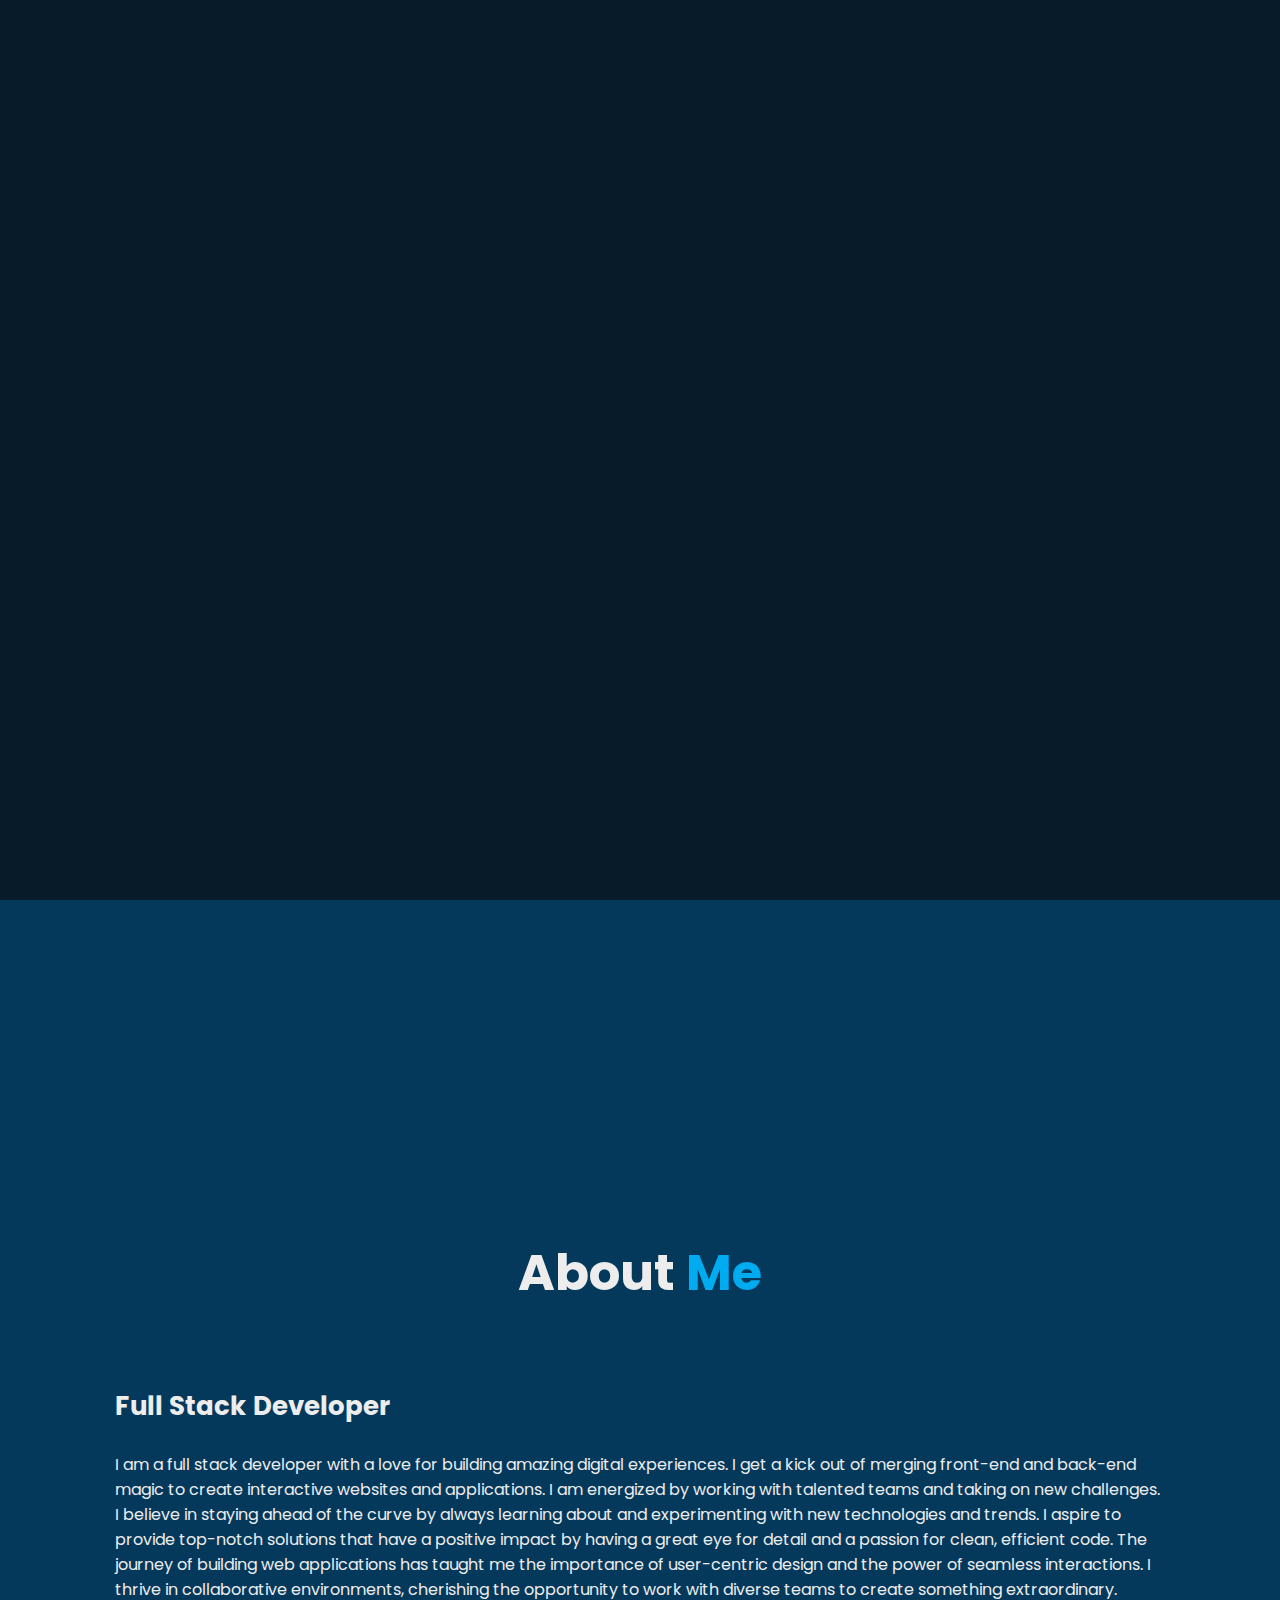
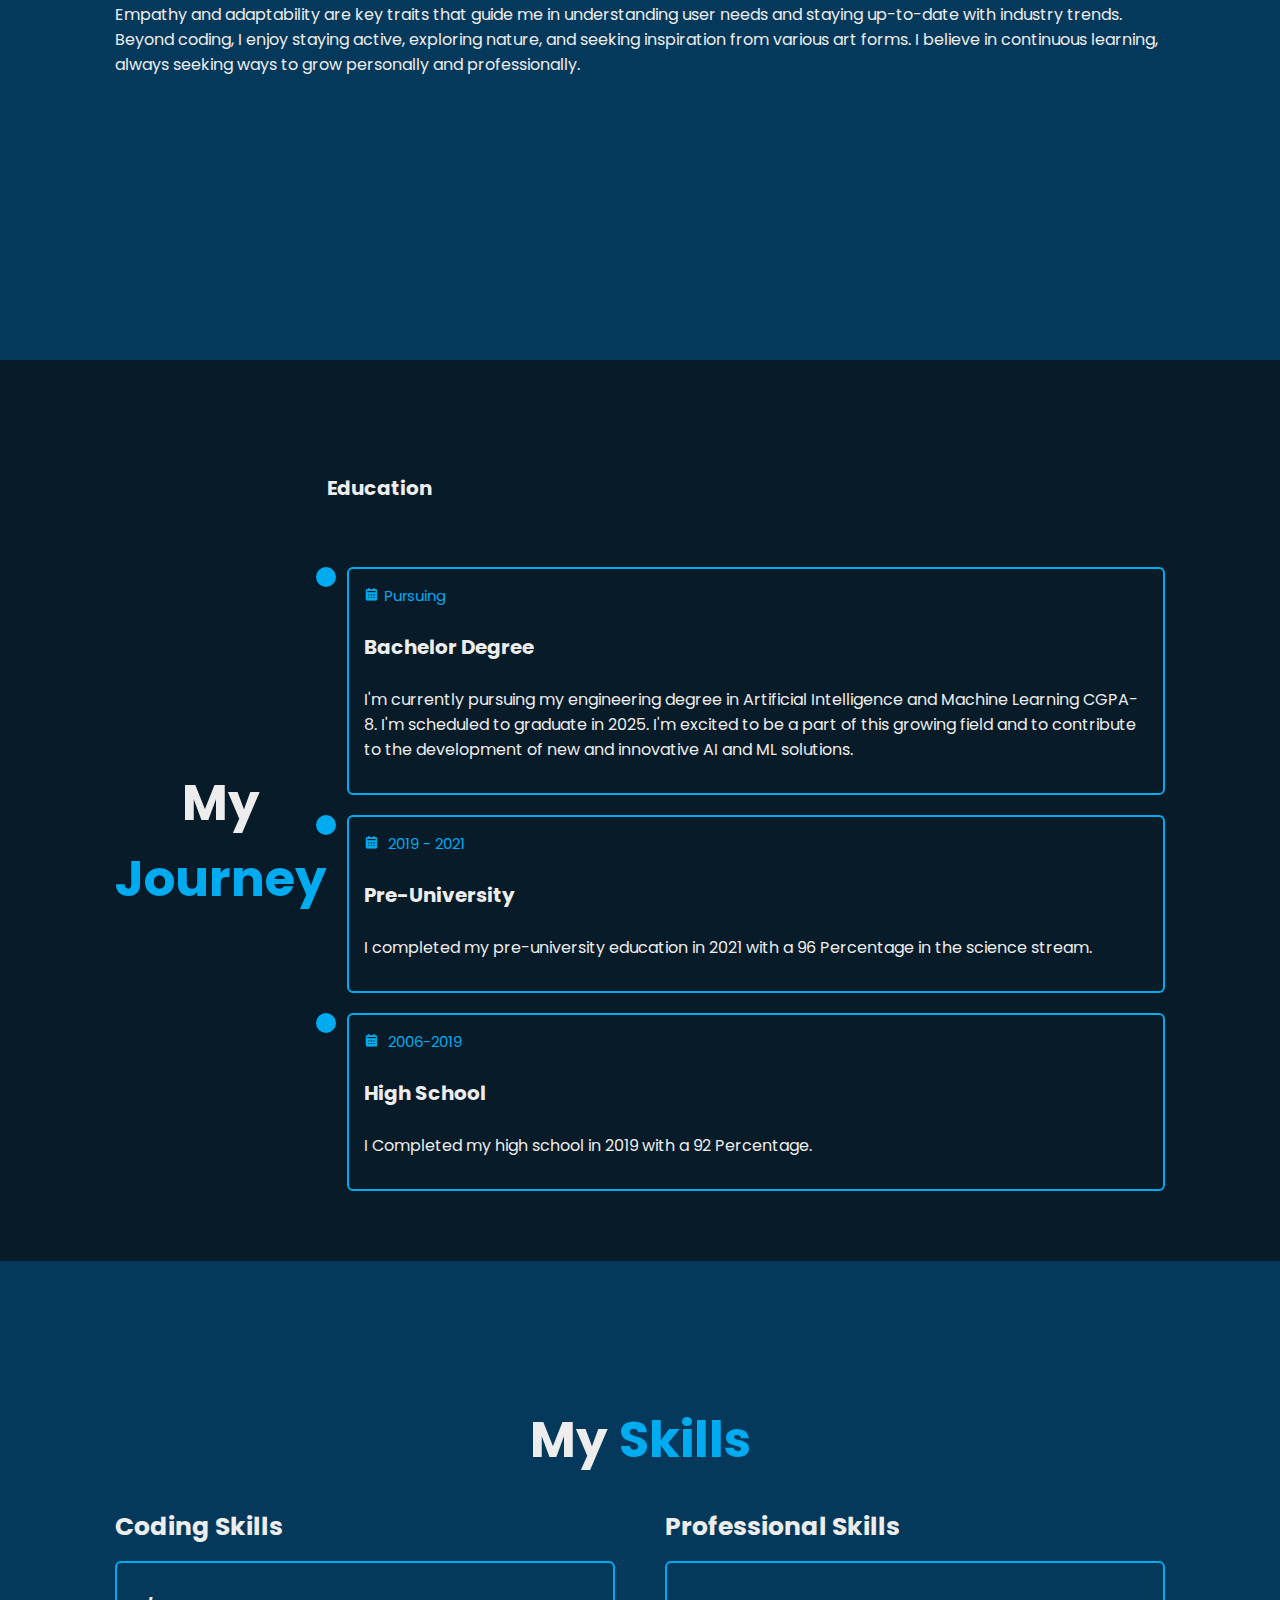
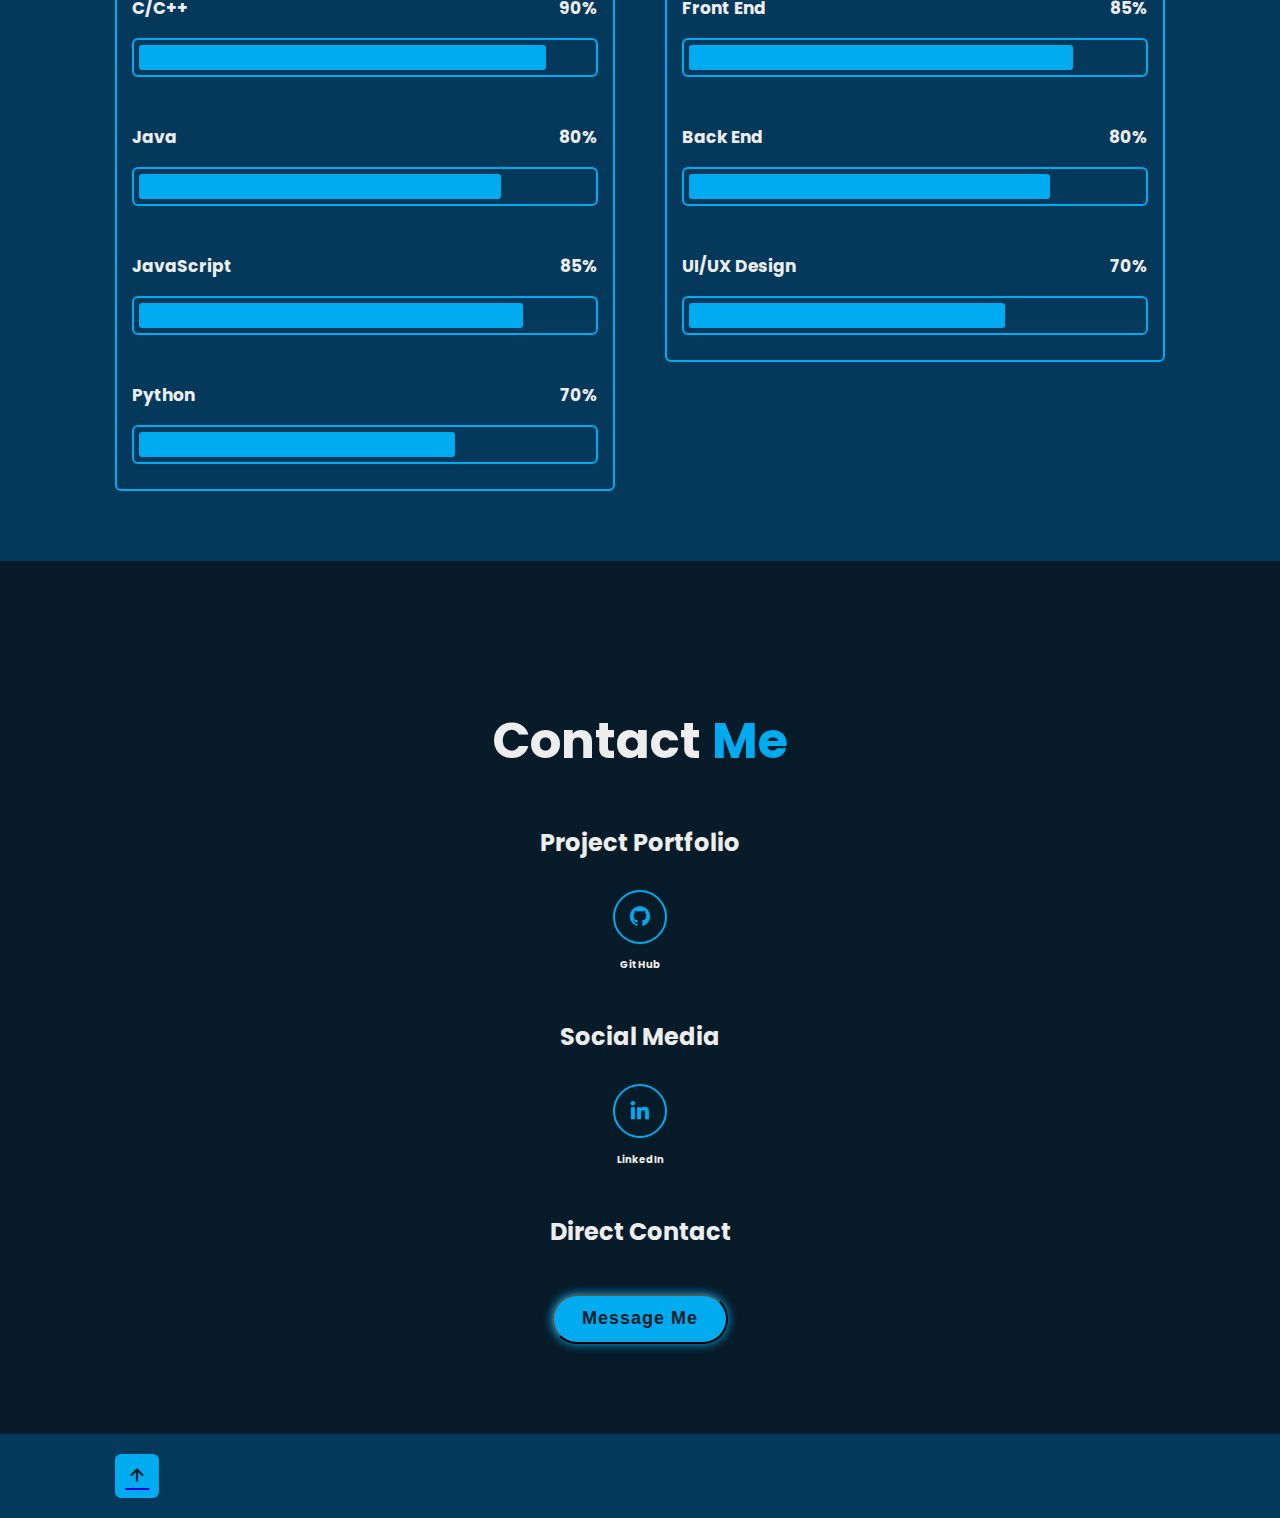
<file: portfolio-main/index.html>
<!DOCTYPE html>
<html lang="en">
<head>
    <meta charset="UTF-8">
    <meta http-equiv="X-UA-Compatible" content="IE=edge">
    <meta name="viewport" content="width=device-width, initial-scale=1.0">
    <title>Personal Portfolio</title>
 
    <link rel="stylesheet" href="style.css"> 
    
    <link href='https://unpkg.com/boxicons@2.1.4/css/boxicons.min.css' rel='stylesheet'>
    
</head>
<body>

    <header class="header">    
        <a href="#home" class="logo">Revald.<span class="animate" style="--i:1;"></span></a>
            <nav class="navbar">
            <a href="#home" class="active">Home</a>
            <a href="#about">About</a>
            <a href="#education">Education</a>
            <a href="#skills">Skills</a>
            <a href="#contact">Contact</a>
            <span class="active-nav"></span>
            <span class="animate" style="--i:2;"></span>
           </nav>
           
           <div class="bx bx-menu" id="menu-icon"><span class="animate" style="--i:2;"></span></div>
    </header>
  <!-- home section design-->
  <section class="home show-animate" id="home">
    <div class="home-content">
        <h1> Hi, I'm <span>Revald </span><span class="animate" style="--i:2;"></span></h1>
        <div class="text-animate">
            <h3>Full Stack Developer</h3>
            <span class="animate" style="--i:3;"></span>
        </div>
        <p> I am Full Stack developer with a passion for creating innovative and user-friendly websites.
             My passion for continuous learning keeps me up to date on the latest languages, frameworks, and industry trends, allowing me to develop innovative and high-quality web solutions.
           <span class="animate" style="--i:4;"></span>
        </p> 

      
   
  </section>
        <!--about section design-->
        <section class="about" id="about">
            <h2 class="heading">About <span>Me</span></h2>
            <div class="about-content">
                <h3>Full Stack Developer</h3>
                <p>
                    I am a full stack developer with a love for building amazing digital experiences. 
                    I get a kick out of merging front-end and back-end magic to create interactive websites and applications.  
                    I am energized by working with talented teams and taking on new challenges. 
                    I believe in staying ahead of the curve by always learning about and experimenting with new technologies and trends. 
                    I aspire to provide top-notch solutions that have a positive impact by having a great eye for detail and a passion for clean, efficient code. 
                    The journey of building web applications has taught me the importance of user-centric design and the power of seamless interactions. 
                    I thrive in collaborative environments, cherishing the opportunity to work with diverse teams to create something extraordinary. Empathy and adaptability are key traits that guide me in understanding user needs and staying up-to-date with industry trends. Beyond coding, I enjoy staying active, exploring nature, and seeking inspiration from various art forms. I believe in continuous learning, always seeking ways to grow personally and professionally. 
                </p>
                   
            </div>
        </section>
        <!--Education Section-->
        <section class="education" id="education">
          <h2 class="heading">My<span> Journey</span></h2>
          <div class="education-row">
            <h1 class="title">Education </h1>
            <div class="education-box">
                <div class="education-content">
                    <div class="content">
                        <div class="year"><i class='bx bxs-calendar'></i>Pursuing </div>
                        <h3>Bachelor Degree</h3>
                        <p> I'm currently pursuing my engineering degree in Artificial Intelligence and Machine Learning CGPA-8. I'm scheduled to graduate in 2025. I'm excited to be a part of this growing field and to contribute to the development of new and innovative AI and ML solutions.</p>
                    </div>
                </div>

                <div class="education-content">
                    <div class="content">
                        <div class="year"><i class='bx bxs-calendar'></i> 2019 - 2021 </div>
                        <h3>Pre-University</h3>
                        <p> I completed my pre-university education in 2021 with a 96 Percentage in the science stream.</p>
                    </div>
                </div>

                <div class="education-content">
                    <div class="content">
                        <div class="year"><i class='bx bxs-calendar'></i> 2006-2019 </div>
                        <h3>High School</h3>
                        <p> I Completed my high school in 2019 with a 92 Percentage. </p>
                    </div>
                </div>

            </div>
          </div>
        </section>

        <!--Skills section-->
        <section class="skills" id="skills">

            <h2 class="heading">My <span> Skills</span></h2>
            <div class="skills-row">
                <div class="skills-column">
                    <h3 class="title">Coding Skills</h3>

                    <div class="skills-box">
                        <div class="skills-content">
                            <div class="progress">
                                <h3>C/C++ <span>90%</span></h3>
                                <div class="bar"><span></span></div>
                            </div>

                            <div class="progress">
                                <h3>Java <span>80%</span></h3>
                                <div class="bar"><span></span></div>
                            </div>

                            <div class="progress">
                                <h3>JavaScript <span> 85%</span></h3>
                                <div class="bar"><span></span></div>
                            </div>

                            <div class="progress">
                                <h3>Python <span>70%</span></h3>
                                <div class="bar"><span></span></div>
                            </div>

                        </div>
                    </div>
                </div>

            <div class="skills-column">
                    <h3 class="title">Professional Skills</h3>
                    <div class="skills-box">
                        <div class="skills-content">
                            <div class="progress">
                                <h3>Front End <span>85%</span></h3>
                                <div class="bar"><span></span></div>
                            </div>
                            <div class="progress">
                                <h3>Back End <span>80%</span></h3>
                                <div class="bar"><span></span></div>
                            </div>

                            <div class="progress">
                                <h3>UI/UX Design <span>70%</span></h3>
                                <div class="bar"><span></span></div>
                            </div>
                        </div>
                    </div>
                </div>
            </div>
        </section>

        <!--Contact Section-->
        

        <section class="contact" id="contact">
            <h2 class="heading">Contact <span>Me</span></h2>
            <form action="https://formsubmit.co/el/wibozu">
                <div class="container">
                    <h1>Project Portfolio</h1>
                </div>
                <div class="container">
                    <div class="media">
                        <div class="icon">
                            <a href="https://github.com/Revaldfernandes">
                                <i class='bx bxl-github'></i>
                            </a>
                            <h4>GitHub</h4>
                        </div>
                    </div>
                </div>
        
                <div class="container">
                    <h1>Social Media</h1>
                </div>
                <div class="container">
                    <div class="media">
                        <div class="icon">
                            <a href="https://www.linkedin.com/in/revald-fernandes-108890254/">
                                <i class='bx bxl-linkedin'></i>
                            </a>
                            <h4>LinkedIn</h4>
                        </div>
                       
                    </div>
                </div>

                <div class="container">
                    <h1>Direct Contact</h1>
                </div>
                <div class="container">
                    <div class="dm">
                        
                    <div class="btn-box btns">
                        <button type="submit" class="btn">Message Me</button>
                    </div>
                </div>
        
                
            </form>
        </section>
        


        <footer class="footer">
           <div class="footer-iconTop">
            <a href="#home"><i class='bx bx-up-arrow-alt'></i></a>
           </div>
        </footer>

    <script src="script.js"></script>
</body>
</html>
</file>
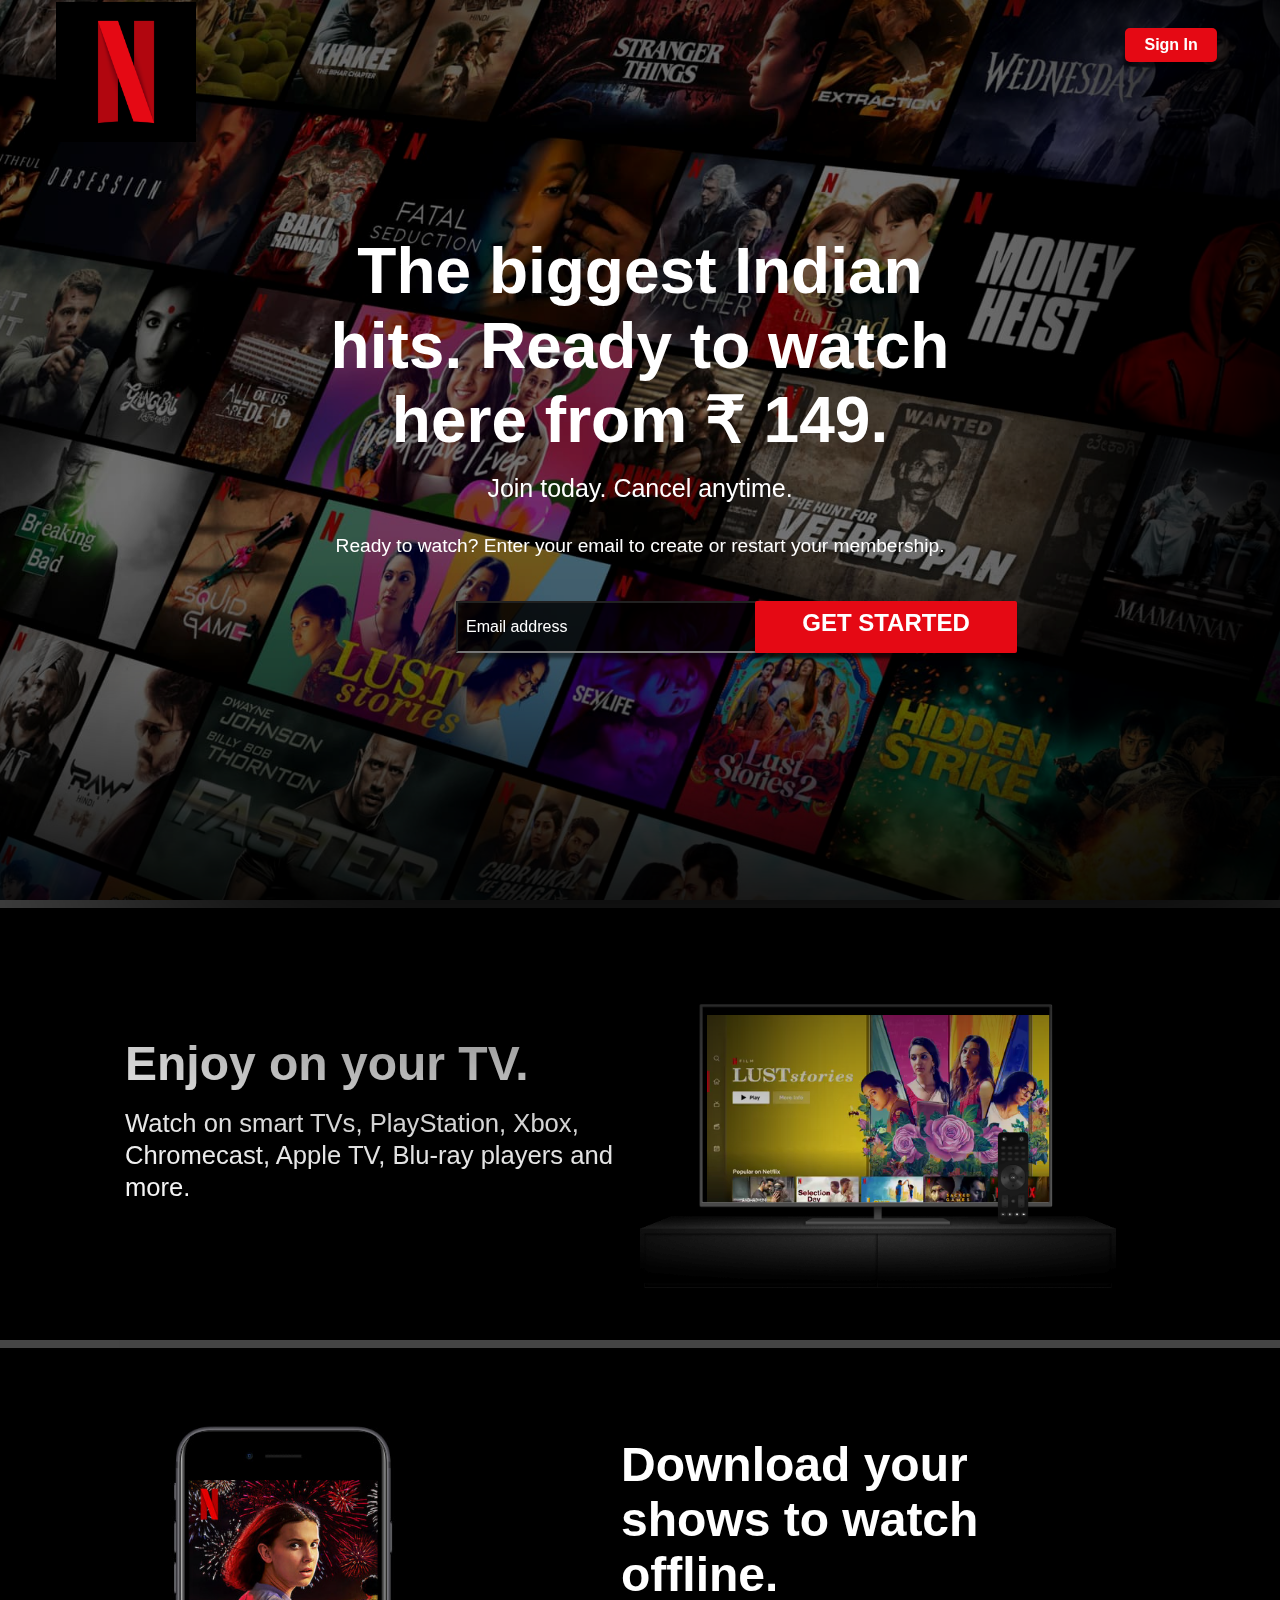
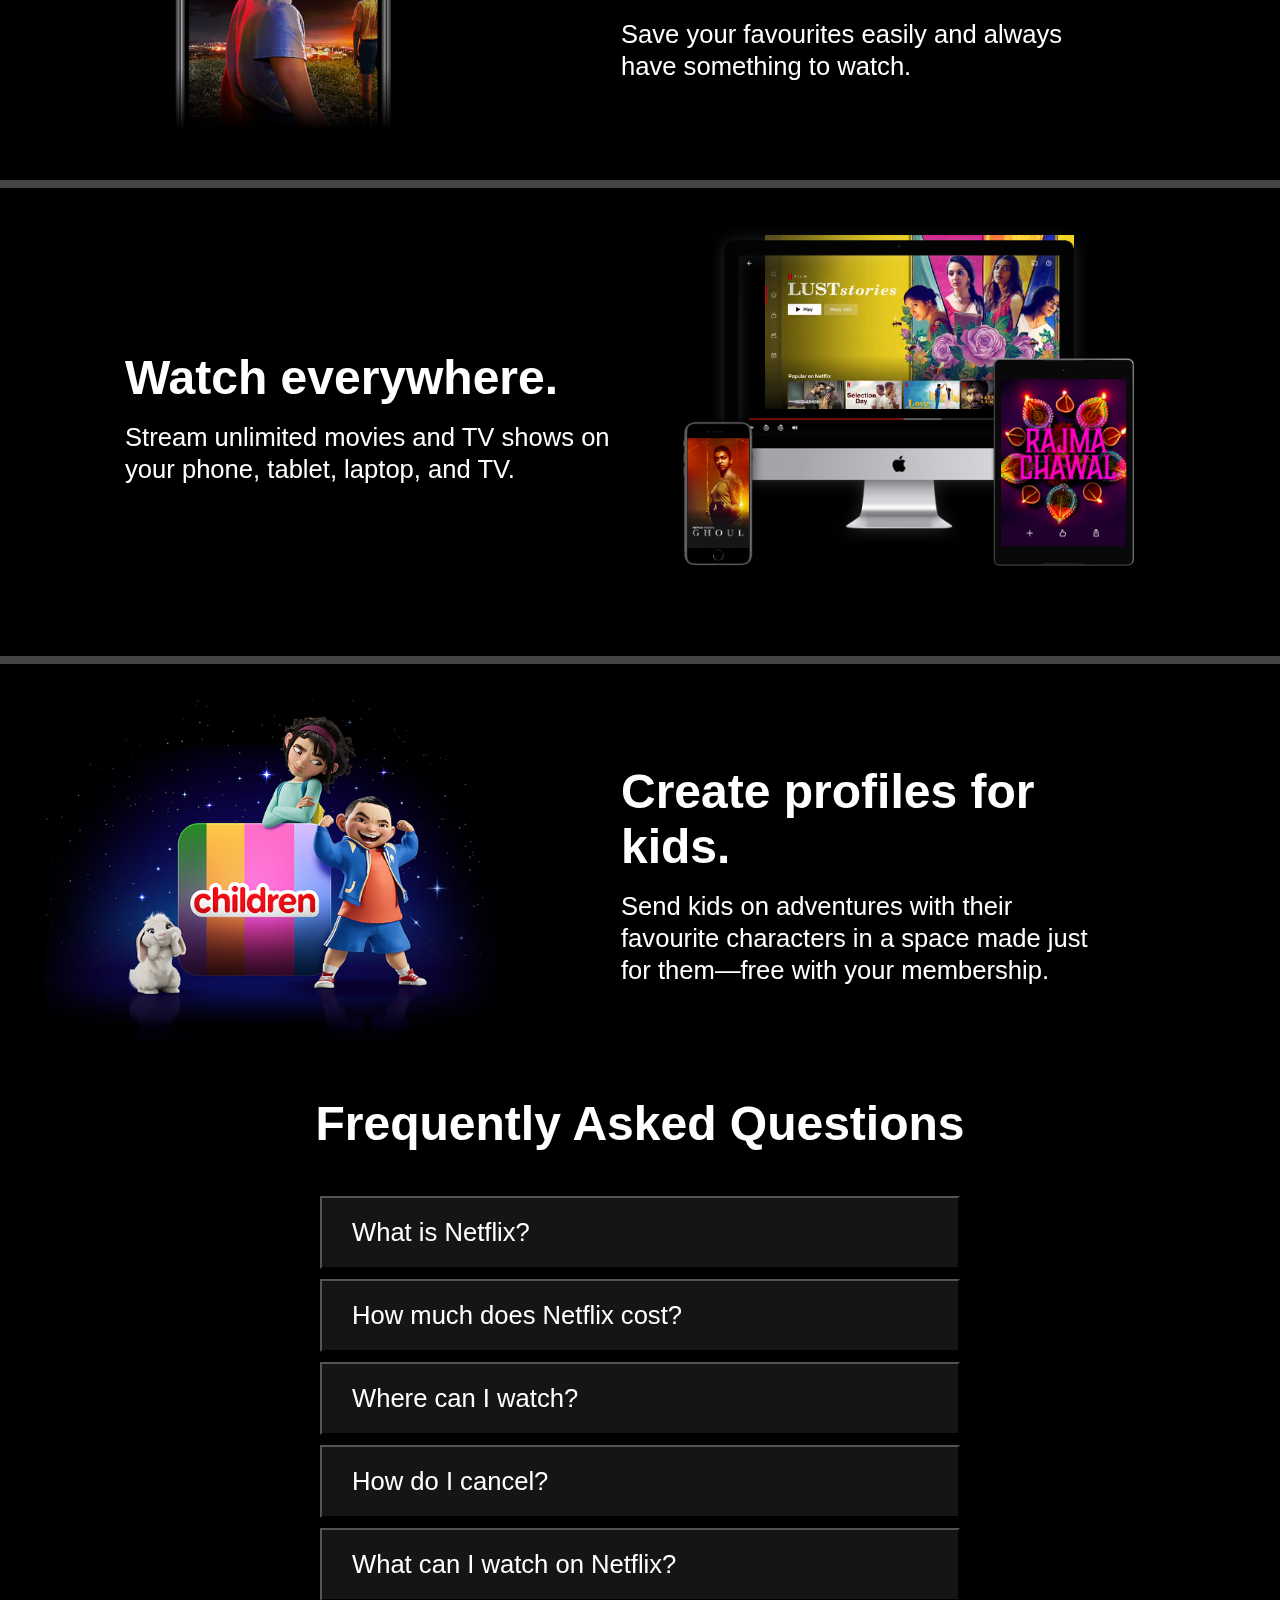
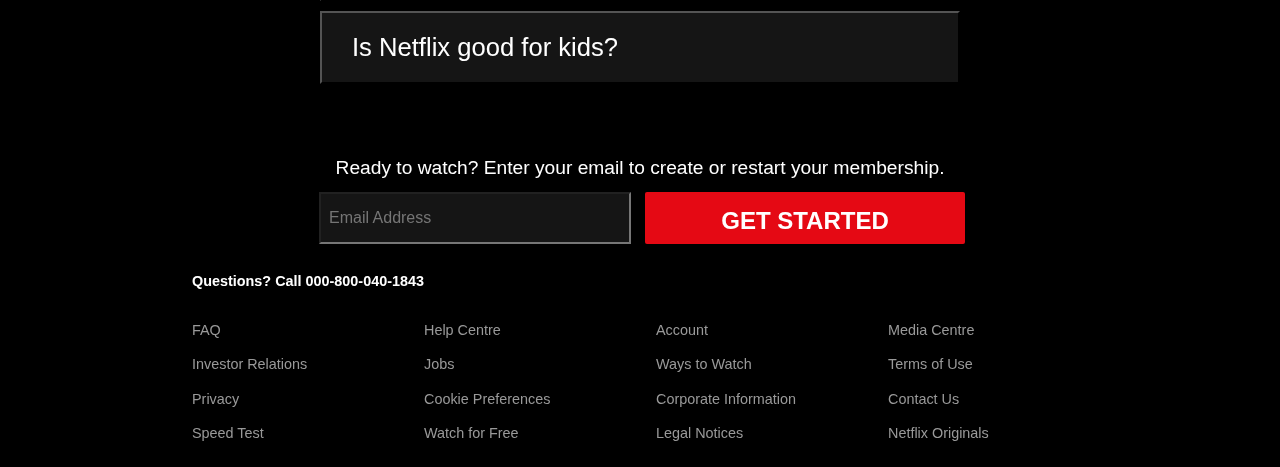
<file: tas3NETFLIX/index.html>
<!DOCTYPE html>
<html lang="en">
  <head>
    <meta charset="UTF-8" />
    <meta name="viewport" content="width=device-width, initial-scale=1.0" />
    <link rel="stylesheet" href="style.css" />
    <title>Netflix – Watch TV Shows Online, Watch Movies Online</title>
    <link rel="icon" href="Netflix-Symbol.png" type="image/icon type" />
  </head>

  <body>
    <header class="showcase">
      <div class="showcase-top">
        <img src="Netflix-Symbol.png" alt="Netflix Logo" />
        <a href="#" class="btn btn-rounded">Sign In</a>
      </div>
      <div class="showcase-content">
        <h1>The biggest Indian hits. Ready to watch here from ₹&nbsp;149.</h1>
        <h3>Join today. Cancel anytime.</h3>
        <p>
          Ready to watch? Enter your email to create or restart your membership.
        </p>
        <input
          type="email"
          name="email"
          id="mail"
          placeholder="Email address"
        />
        <a href="#" class="btn btn-lg">GET STARTED </a>
      </div>
    </header>

    <section class="style-cards">
      <div class="card-1">
        <div class="desc-1">
          <h1>Enjoy on your TV.</h1>
          <h3>
            Watch on smart TVs, PlayStation, Xbox, Chromecast, Apple TV, Blu-ray
            players and more.
          </h3>
        </div>
        <img src="tv.png" alt="Netflix TV" />
        <video class="video-1" autoplay="" playsinline="" muted="" loop="">
          <source src="video-tv-in-0819.m4v" type="video/mp4" />
        </video>
      </div>
      <div class="card-2">
        <img src="mobileImage.jpg" alt="Netflix Mobile" />
        <div class="desc-2">
          <h1>Download your shows to watch offline.</h1>
          <h3>
            Save your favourites easily and always have something to watch.
          </h3>
        </div>
      </div>
      <div class="card-3">
        <div class="desc-3">
          <h1>Watch everywhere.</h1>
          <h3>
            Stream unlimited movies and TV shows on your phone, tablet, laptop,
            and TV.
          </h3>
        </div>
        <img src="display.png" alt="Device-Pile-In" />
        <video class="video-2" autoplay="" playsinline="" muted="" loop="">
          <source src="video-tv-in-0819.m4v" type="video/mp4" />
        </video>
      </div>
      <div class="card-0">
        <img src="childrenmovie.png" alt="Netflix Mobile" />
        <div class="desc-0">
          <h1>Create profiles for kids.</h1>
          <h3>
            Send kids on adventures with their favourite characters in a space
            made just for them—free with your membership.
          </h3>
        </div>
      </div>
    </section>

    <section class="lastsec" id="lastsec">
      <div class="faq">
        <h1>Frequently Asked Questions</h1>
        <ul class="questions">
          <button>What is Netflix?</button>

          <button>How much does Netflix cost?</button>
          <button>Where can I watch?</button>
          <button>How do I cancel?</button>
          <button>What can I watch on Netflix?</button>
          <button>Is Netflix good for kids?</button>
        </ul>
        <p>
          Ready to watch? Enter your email to create or restart your membership.
        </p>
        <div class="input">
          <input type="email" name="email" placeholder="Email Address" />
          <a href="#" class="btn-rounded"><button>GET STARTED</button></a>
        </div>
      </div>
    </section>

    <footer class="footer">
      <p>Questions? Call 000-800-040-1843</p>
      <div class="footer-cols">
        <ul>
          <li><a href="#lastsec">FAQ</a></li>
          <li><a href="#">Investor Relations</a></li>
          <li><a href="#">Privacy</a></li>
          <li><a href="#">Speed Test</a></li>
        </ul>
        <ul>
          <li><a href="#">Help Centre</a></li>
          <li><a href="#">Jobs</a></li>
          <li><a href="#">Cookie Preferences</a></li>
          <li><a href="#">Watch for Free</a></li>
        </ul>
        <ul>
          <li><a href="#">Account</a></li>
          <li><a href="#">Ways to Watch</a></li>
          <li><a href="#">Corporate Information</a></li>
          <li><a href="#">Legal Notices</a></li>
        </ul>
        <ul>
          <li><a href="#">Media Centre</a></li>
          <li><a href="#">Terms of Use</a></li>
          <li><a href="#">Contact Us</a></li>
          <li><a href="#">Netflix Originals</a></li>
        </ul>
      </div>
    </footer>
  </body>
</html>
</file>
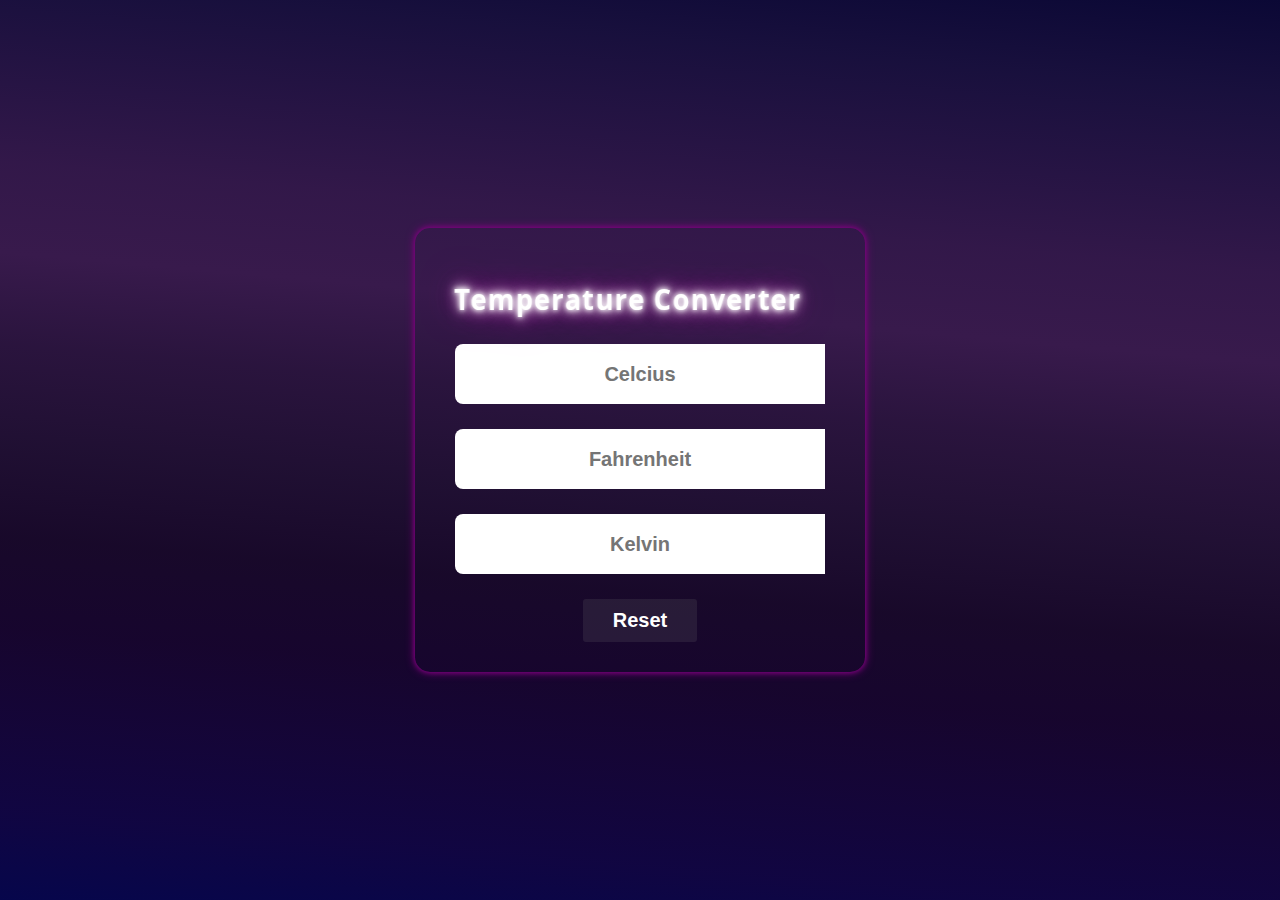
<file: task-2/index.html>
<!DOCTYPE html>
<html>
  <head>
    <title>Temperature Converter</title>
    <link rel="stylesheet" href="style.css" />
    <link
      rel="stylesheet"
      type="text/css"
      href="https://stackpath.bootstrapcdn.com/font-awesome/4.7.0/css/font-awesome.min.css"
    />
    <link rel="preconnect" href="https://fonts.googleapis.com" />
    <link rel="preconnect" href="https://fonts.gstatic.com" crossorigin />
    <link
      href="https://fonts.googleapis.com/css2?family=Open+Sans:wght@300;400;500&display=swap"
      rel="stylesheet"
    />
  </head>
  <body>
    <div class="container">
      <div class="title">
        <h1>Temperature Converter</h1>
      </div>
      <div id="celcius">
        <input type="number" name="" placeholder="Celcius" />
      </div>
      <div id="fahrenheit">
        <input type="number" name="" placeholder="Fahrenheit" />
      </div>
      <div id="kelvin">
        <input type="number" name="" placeholder="Kelvin" />
      </div>
      <div class="button">
        <button>Reset</button>
      </div>
    </div>

    <script src="script.js"></script>
  </body>
</html>
</file>
<file: portfolio-main/style.css>
/*
0 - 600px:      Phone
600 - 900px:    Tablet portrait
900 - 1200px:   Tablet landscape
[1200 - 1800] is where our normal styles apply
1800px + :      Big desktop
$breakpoint arguement choices:
- phone
- tab-port
- tab-land
- big-desktop

Inside media queries 1em is always 16px i.e 1em = 16px at every screen size only inside media queries
*/
@import url('https://fonts.googleapis.com/css2?family=Poppins&display=swap');

body{
  margin: 0;
  padding: 0;
  box-sizing: border-box;
  text-decoration: none;
  outline: none;
  scroll-behavior: smooth;
  font-family: 'Poppins', sans-serif;
}


:root{
    --bg-color:#081b29;
    --second-bg-color: #05395c;
    --text-color: #ededed;
    --main-color: #00abf0;

}

html{
    scroll-behavior: smooth;
    font-size: 62.5%;
    overflow-x: hidden;
    
}

body{

    background:  var(--bg-color);
    color: var(--text-color);
}

.header{

    position: fixed;
    top: 0;
    left: 0;
    width:  100%;
    padding: 2rem 9%;
    background: transparent;
    display: flex;
    justify-content: space-evenly;
    align-items: center;
    z-index: 100;
    transition: .3s;
    
}

.header.sticky {
    position: fixed;
    top: 0;
    width: 100%;
    background: var(--bg-color);
    z-index: 999;
}


.logo {
   position: relative; 
  font-size: 2.5rem;
  color: var(--text-color);
  font-weight: 600;
  position: absolute;
  top: 10px;
  left: 90px;
  text-decoration: none;
}


.navbar {
    position: relative;
   
}

.navbar a {
   font-size: 1.7rem;
   color: var(--text-color);
   font-weight: 500;
   margin-left: 3.5rem;
   transition: .3s;
   text-decoration: none;

}

.navbar a:hover,
.navbar a.active {
    color: var(--main-color);
}

#menu-icon {
    position: relative;
  font-size: 3.6rem;
  color: var(--text-color);
  cursor: pointer;
  display: none;
}


section{
    min-height: 100vh;
    padding: 10rem 9% 2rem;

}

.home {
    display: flex;
    align-items: center;
    padding: 0 9%;

} 

.home-content {
    max-width: 60 rem;
}
 
.home-content h1 {
    position: relative;
    display: inline-block;
    font-size: 5.6rem;
    font-weight: 700;
    line-height: 1.3;

}



.home-content .text-animate {
    position: relative;
    width: 32.8rem;
}

.home-content .text-animate h3 {
    font-size: 3.2rem;
    font-weight: 700;
    color: transparent;
    -webkit-text-stroke: .7px var(--main-color);
    background-image: linear-gradient(var(--main-color),var(--main-color));
    background-repeat: no-repeat;
    -webkit-background-clip: text;
    background-position: -33rem 0;
    
}

.home.show-animate .home-content .text-animate h3 {
    animation: homeBgText 6s linear infinite;
    animation-delay: 2s;
}

.home.show-animate .home-content .text-animate h3::before {
    animation: homeBgText 6s linear infinite;
    animation-delay: 2s;
}


.home-content p{
    position: relative;
    font-size: 1.6rem;
    margin: 2rem 0 4rem;

}

.btn-box{
    position: relative;
    display: flex;
    justify-content: space-between;
    width: 34.5rem;
    height: 5rem;
}

.btn-box .btn {
    display: inline-block;
    padding: 1rem 2.8rem;
    background: var(--main-color);
    border-radius: 4rem;
    box-shadow: 0 0 1rem var(--main-color);
    font-size: 1.8rem;
    font-weight: 600;
    color: var(--second-bg-color);
    letter-spacing: .1rem;
    color: var(--bg-color);
     transition: .5s ease;
     text-decoration: none;
}


.btn:hover{
    box-shadow: none;
}



.about {
    display: flex;
    justify-content: center;
    align-items: center;
    flex-direction: column;
    gap: 2rem;
    background: var(--second-bg-color);
    padding-bottom: 6rem;
    font-size: 1.8rem;
   
}

.heading {
    position: relative;
   
    font-size: 5rem;
    margin-bottom: 3rem;
    text-align: center;
}


.about-content h3 {
     font-size: 2.6rem;
}

.about h2 span {
    color: #00abf0;
}
.about-content p{
    font-size: 1.6rem;
    margin: 2rem 0 3rem;

}

.container  h1 {
    font-size: 30px; 
    font-weight: bold; 
    margin-bottom: 10px;
  }

  .container {
    display: flex;
    justify-content: center;
    margin-bottom: 2rem;
  }
  
  .media {
    display: flex;
    justify-content: space-between;
    width: 250px;
  }
  
  .media a {
    display: flex;
    justify-content: center;
    align-items: center;
    width: 50px; 
    height: 50px; 
    background: transparent;
    border: 0.2rem solid var(--main-color);
    border-radius: 50%;
    font-size: 24px; 
    color: var(--main-color);
    text-decoration: none;
    transition: 0.5s;
  }
  
  .media a:hover {
    color: var(--bg-color);
  }
  
  .container .icon h4 {
  
    margin-bottom: 10px;
  }

.education {
    display: flex;
    justify-content: center;
    align-items: center;
    flex-direction: center;
    min-height: auto;
    padding-bottom: 5rem;
}

.education h2 span {
    color: #00abf0;
}

.education .education-row {
    display: flex;
    flex-wrap: wrap;
    gap: 5rem;

}

.education-row .education-column {
    flex: 1 1 40rem;

}

.education-column .title {
    font-size: 2.5rem;
    margin: 0 0 1.5rem 2rem;
}

.education-column .education-box {
    border-left: .2rem solid var(--main-color);
}

.education-box .education-content {
    position: relative;
    padding-left: 2rem;

}

.education-box .education-content::before {
    content: '';
    position: absolute;
    top: 0;
    left: -1.1rem;
    width: 2rem;
    height: 2rem;
    background: var(--main-color);
    border-radius: 50%;
}


.education-content .content {
    position: relative;
    padding: 1.5rem;
    border: .2rem solid var(--main-color);
    border-radius: .6rem;
    margin-bottom: 2rem;
    overflow: hidden;
}



.education-content .content .year {
    font-size: 1.5rem;
    color: var(--main-color);
    padding-bottom: .5rem;
}

.education-content .content .year i {
    padding-right: .5rem;

}

.education-content .content h3 {
    font-size: 2rem;
}

.education-content .content p {
    font-size: 1.6rem;
    padding-top: .5rem;
}

.skills {
    min-height:auto;
    padding-bottom: 7rem;
    background: var(--second-bg-color);

}

.skills h2 {
    display: inline-block;
    left: 50%;
    transform: translateX(-50%);
}
.skills h2 span {
    color: #00abf0;
}

.skills .skills-row {
    display: flex;
    flex-wrap: wrap;
    gap: 5rem;
}



.skills-row .skills-column {
    flex: 1 1 40rem;
}

.skills-column .title {
    font-size: 2.5rem;

    margin: 0 0 1.5rem;
}

.skills-box .skills-content {
    position: relative;
    border: .2rem solid var(--main-color);
    border-radius: .6rem;
    padding: .5rem 1.5rem;
    z-index: 1;
    overflow: hidden;
}

.skills-box .skills-content::before {
    content: '';
    position: absolute;
    top: 0;
    left: 0;
    width: 0;
    height: 100%;
    background: var(--bg-color);
    z-index: -1;
    transition: .5s;
}

.skills-box .skills-content:hover::before {
   width: 100%;
}

.skills-content .progress{
    padding: 1rem 0;

}

.skills-content .progress h3 {
    font-size: 1.7rem;
    display: flex;
    justify-content: space-between;
}

.skills-content .progress h3 span {
    color: var(--text-color);
}

.skills-content .progress .bar {
    height: 2.5rem;
    border-radius: .6rem;
    border: .2rem solid var(--main-color);
    padding: .5rem;
    margin: 1rem 0;
}

.skills-content .progress .bar span {
    display: block;
    height: 100%;
    border-radius: .3rem;
    background: var(--main-color);

}

.skills-column:nth-child(1) .skills-content .progress:nth-child(1) .bar span {
    width: 90%;
}

.skills-column:nth-child(1) .skills-content .progress:nth-child(2) .bar span {
    width: 80%;
}

.skills-column:nth-child(1) .skills-content .progress:nth-child(3) .bar span {
    width: 85%;
}

.skills-column:nth-child(1) .skills-content .progress:nth-child(4) .bar span {
    width: 70%;
}

.skills-column:nth-child(2) .skills-content .progress:nth-child(1) .bar span {
    width: 85%;
}

.skills-column:nth-child(2) .skills-content .progress:nth-child(2) .bar span {
    width: 80%;
}

.skills-column:nth-child(2) .skills-content .progress:nth-child(3) .bar span {
    width: 70%;
}

.contact {
    min-height: auto;
    padding-bottom: 7rem;
}

.contact h2 {
    display: inline-block;
    left: 50%;
    transform: translateX(-50%);
}

.contact h2 span {
    color: #00abf0;
}
.contact form {
    max-width: 70rem;
    margin: 0 auto;
    text-align: center;
}


.container h1 {
    font-size: 24px; /* Adjust the font size as desired */
    font-weight: bold; /* Optional: Add font weight for emphasis */
    margin-bottom: 10px; /* Optional: Adjust the margin bottom as desired */
}

.contact form .btn-box {
  

    display: flex;
    justify-content: center;
    margin-top: 1.5rem;
   
}

.contact form .btn-box .btn {
  
    cursor: pointer;
   
    margin-left: 0;
    margin-right: 0;
    
}

.media {
    display: flex;
    justify-content: center;
    align-items: center;
    gap: 20px; /* Adjust the gap as desired */
}

.dm {
    display: flex;
    justify-content: center;
  
    gap: 30px; 
    
}

.dm .icon {
    font-size: 12px; 
 
}

.dm .icon i {
    font-size: 24px;
      color: #00abf0;
    
      
    /* Adjust the icon size as desired */
}

.footer {
    display: flex;
    justify-content: space-between;
    align-items: center;
    flex-wrap: wrap;
    padding: 2rem 9%;
    background: var(--second-bg-color);
}

.footer-iconTop {
    display: flex;
    justify-content: flex-end;
    align-items: center;
}

.footer-iconTop a {
    position: relative;
    display: inline-flex;
    justify-content: center;
    align-items: center;
    padding: .8rem;
    background: var(--main-color);
    border: .2rem solid var(--main-color);
    border-radius: .6rem;
    z-index: 1;
    overflow: hidden;
}

.footer-iconTop a::before {
    content: '';
    position: absolute;
    top: 0;
    right: 0;
    width: 0;
    height: 100%;
    background: var(--second-bg-color);
    z-index: -1;
    transition: .5s;
}

.footer-iconTop a:hover::before {
    width: 100%;
}

.footer-iconTop a i {
    font-size: 2.4rem;
    color: var(--bg-color);
}

.footer-iconTop a:hover i {
    color: var(--main-color);
}

.animate {
    position: absolute;
    top: 0;
    right: 0;
    width: 100%;
    height: 100%;
    background: var(--bg-color);
    z-index: 98;
}

.logo .animate,
.navbar .animate ,
#menu-icon .animate ,
.home.show-animate  .animate {
    animation: showRight 1s ease forwards;
    animation-delay: calc(.3s * var(--i));
}

.animate.scroll {
    transition: 1s ease;
    transition-delay: calc(.3s / var(--i));
    animation: none;
}

section:nth-child(odd) .animate.scroll,
.footer .animate.scroll {
    background: var(--second-bg-color);
}

.about.show-animate .animate.scroll,
.education.show-animate .animate.scroll,
.skills.show-animate .animate.scroll ,
.contact.show-animate .animate.scroll {
    transition-delay: calc(.3s * var(--i));
    width: 0;
}
/* breakpoints */

@media (max-width: 1200px) {
    html {
        font-size: 55%;
    }
}

@media (max-width: 991px) {
   .header {
     padding: 2rem 4%;
   }

   .section {
    padding: 10rem 4% 2rem;
   }

   .home {
    padding: 0 4%;
   }

   .footer {
    padding: 2rem 4%;
   }
}



@media (max-width: 768px) {
    
    .header {
        background: var(--bg-color);
        position: relative;
    }

    #menu-icon {
        display: block;
    }

    .navbar {
        position: absolute;
        top: 100%;
        left: -100%;
        width: 100%;
        padding: 1rem 4%;
        background: var(--main-color);
        box-shadow: 0 .5rem 1rem rgba(0, 0, 0,.2);
        z-index: 1;
        transition: .25s ease;
        transition-delay: .25s;
        
    }

    .navbar.active {
        left: 0;
        transition-delay: 0s;
    }

    .navbar .active-nav {
        position: absolute;
        top: 0;
        left: 0;
        width: 100%;
        height: 100%;
        background: var(--bg-color);
        border-top: .1rem solid rgba(0, 0, 0,.2);
        z-index: -1;
        transition: .25s ease;
        transition-delay: 0s;
    }

    .navbar.active .active-nav{
        left: 0;
        transition-delay: .25s;
    }

    .navbar a {
        display: block;
        font-size: 2rem;
        margin: 3rem 0;
        transform: translateX(-20rem);
    }

    .navbar.active a {
        transform: translateX(0);
        transition-delay: .25s;
    }
  
      
    

 
}

@media (max-width: 520px) {
    html {
        font-size: 50%;
    }

    .home-content h1 {
        display: flex;
        flex-direction: column;
    }

    .socials {
        width: 160px;
    }

    .socials a {
        width: 38px;
        height: 38px;
    }



}

@media (max-width: 462px) {
   .home-content h1 {
    font-size: 5.2rem;
   }

   .education {
    padding: 10rem 4% 5rem 5%;
   }

   .contact form .input-box .input-field {
    width: 100%;
   }

   .footer {
    flex-direction: column-reverse;
   }


}

@media (max-width: 371px) {
    .home {
        justify-content: flex;
    }

    .home-content {
        display: flex;
        align-items: center;
        flex-direction: column;
        text-align: center;
    }

    .home-content h1 {
        font-size: 5rem;
    }
  
    
}

@keyframes homeBgText {
    0%,
    10%,
    100% {
        background-position: -33rem 0;
    }

    65%,
    85% {
        background-position: 0 0;
    }
}

@keyframes homeCursorText {
    0%,
    10%,
    100% {
        width: 0;
    }
    90%,
    80%,
    75%,
    60% {
        width: 100%;
        opacity: 1;
    }

    75%,
    70%,
    60% {
        opacity: 0;
    }
}

@keyframes showRight {
    100% {
        width: 0;
    }
}
</file>
<file: tas3NETFLIX/style.css>
:root{
    --primary-color: #e50914;
    --dark-color: #141414;
    --light-color: #f4f4f4;
}

*{
    margin: 0;
    padding: 0;
}

body{
    font-family: Arial, Helvetica, sans-serif;
    background: #000000;
    color: #999999;
}

ul{
    list-style: none;
}

h1,h2,h3,h4{
    color: #ffffff;
}

h3{
    font-weight: lighter;
}

a{
    color: #ffffff;
    text-decoration: none;
}

p{
    margin: 0.5rem 0;
    font-weight: bold;
    color: #ffffff;
}

img{
    width: 100%;
}

.showcase{
    width: 100%;
    height: 100vh;
    position: relative;
    background: url("heroimage.jpg") no-repeat center center/cover;
}

.showcase::after{
    content: "";
    position: absolute;
    top: 0;
    left: 0;
    width: 100%;
    height: 100%;
    z-index: 1;
    background: rgba(0, 0, 0, 0.4);
    box-shadow: 120px 100px 250px #000000 , inset -120px -100px 250px #000000;
}

.showcase-top{
    position: relative;
    z-index: 2;
    height: 90px;
}

.showcase-top img{
    width: 140px;
    position: absolute;
    top: 80%;
    left: 0;
    transform: translate(40% , -50%);
}

.showcase-top a{
    position: absolute;
    top: 50%;
    right: 0;
    transform: translate(-60% , -50%);
}

.showcase-content{
    position: relative;
    margin: 0 20%;
    z-index: 2;
    display: flex;
    flex-direction: column;
    justify-content: center;
    text-align: center;
    align-items: center;
    margin-top: 9rem;
}

.showcase-content h1{
    font-weight: 700;
    font-size: 64px;
    margin: 0 30px;
    max-width: 800px;
    line-height: 74.5px;
}

.showcase-content h3{
    color: white;
    font-size: 25px;
    margin: 16px 0;
}

.showcase-content p{
    font-size: 19.2px;
    font-weight: 300;
    padding-top: 0.5rem;
    padding-bottom: 1rem;
}

.showcase-content input{
    position: absolute;
    left: 0;
    bottom: -8vh;
    width: 454px;
    height: 3rem;
    font-size: 1rem;
    padding-left: 0.5rem;
    background: #000000d0;
    box-shadow: 0 5px 3px rgba(0, 0, 0, 0.45);
    margin-left: 200px;
    
    
}

.showcase-content ::placeholder{
    color: white;
}

.btn{
    display: inline-block;
    background: var(--primary-color);
    color: white;
    padding: 0.5rem 1.2rem;
    font-size: 1rem;
    text-align: center;
    border: none;
    cursor: pointer;
    border-radius: 2px;
    margin-right: 0.5rem;
    outline: none;
    box-shadow: 0 5px 3px rgba(0, 0, 0, 0.45);

    font-weight: 600;
}

.btn:hover{
    opacity: 0.9;
}

.btn-rounded{
    border-radius: 5px;
}

.showcase-content .btn-lg{
    position: absolute;
    margin-left: 500px;
    bottom: -8vh;
    
    font-size: 1.5rem;
    text-transform: uppercase;
    height: 36px;
    width: 14rem;
}

.card-0 , 
.card-1,
.card-2,
.card-3{
    border-top: 8px rgb(69, 69, 69) solid;
    padding: 50px;
}

.card-0{
    position: relative;
    display: inline-grid;
    grid-template-columns: 40% 50%;
    text-align: left;
    align-items: center;
    padding: 25px 45px 50px;
}

.desc-0{
    padding-left: 100px;
}

.card-1{
    position: relative;
    display: inline-grid;
    grid-template-columns: 50% 40%;
    text-align: left;
    align-items: center;
    padding: 25px 45px 50px;
}

.desc-1{
    padding-left: 80px;
}

.style-cards h1{
    font-size: 3rem;
    padding: 1rem;
    padding-left: 0;
}

.style-cards h3{
    font-size: 1.6rem;
    line-height: 2rem;
}

.card-1 video{
    position: relative;
    width: 100%;
    height: 54%;
    grid-column: 2/2;
    grid-row: 1/2;
    z-index: -1;
}

.card-1 img{
    grid-column: 2/2;
    grid-row: 1/2;
}

.card-2{
    position: relative;
    display: inline-grid;
    grid-template-columns: 40% 50%;
    text-align: left;
    align-items: center;
    padding: 25px 45px 50px;
}

.desc-2{
    padding-left: 100px;
}

.card-3{
    position: relative;
    display: inline-grid;
    grid-template-columns: 50% 40%;
    text-align: left;
    align-items: center;
    padding: 25px 45px 50px;
}

.desc-3{
    padding-left: 80px;
    padding-right: 20px;
}

.card-3 img{
    width: 110%;
    grid-column: 2/2;
    grid-row: 1/2;
}

.card-3 video{
    position: relative;
    top: -87px;
    left: 125px;
    width: 65%;
    height: 78%;
    grid-column: 2/2;
    grid-row: 1/2;
    z-index: -1;
}

.faq{
    text-align: center;
}

.faq h1{
    padding-bottom: 40px;
    font-size: 3rem;
}

.questions{
    display: flex;
    flex-direction: column;
    flex-basis: 40%;
    align-items: center;
}

.questions li{
    padding: 20px 30px;
    margin: 5px;
    font-size: 1.6rem;
    background-color: #303030;
    color: white;
    text-align: left;
    width: 50%;
}
button{
    padding: 20px 30px;
    margin: 5px;
    font-size: 1.6rem;
    background-color: #7c7c7c2b;
    color: white;
    text-align: left;
    width: 50%;
}

button:hover{
    color: white;
    background-color: #7c7c7c6b;
    cursor: pointer;
}

.faq p{
    padding-top: 60px;
    font-size: 1.2rem;
    font-weight: 200;
}

.input{
    display: inline-grid;
    align-items: center;
    grid-template-columns: 50% 40%;
}

.input input{
   
    height: 3rem;
   
    left: 0;
    bottom: -8vh;
    width: 300px;
    height: 3rem;
    font-size: 1rem;
    padding-left: 0.5rem;
    background: #7c7c7c2b;
    box-shadow: 0 5px 3px rgba(0, 0, 0, 0.45);

   

    
}

.input button{
    height: 3.25rem;
    width: 320px;
    left: 20px;
    text-align: center;
    background-color: var(--primary-color);
    font-size: 1.5rem;
    padding: 15px 32px;
    border: none;
    border-radius: 2px;
    color: white;
    box-shadow: 0 5px 3px rgba(0, 0, 0, 0.45);

    font-weight: 600;
}



.footer{
    max-width: 70%;
    margin: 1rem auto;
    overflow: auto;
}

.footer ,
.footer a{
    color: #999999;
    font-size: 0.9rem;
}

.footer p{
    margin-bottom: 1.5rem;
}

.footer .footer-cols{
    display: grid;
    grid-template-columns: repeat(4 , 1fr);
    grid-gap: 2rem;
}

.footer li{
    line-height: 2.4;
}
</file>
<file: task-2/style.css>
@import url(https://fonts.googleapis.com/css?family=Abril+Fatface&display=swap);

*{
    margin: 0;
    padding: 0;
    box-sizing: border-box;
}
body{
    display: flex;
  justify-content: center;
  align-items: center;
  height: 100vh;
  margin: 0;
  font-family: 'Open Sans', sans-serif;
  background: #222;
  background-image: linear-gradient(
    5deg,
    hsl(240deg 85% 16%) 0%,
    hsl(251deg 84% 14%) 9%,
    hsl(258deg 82% 12%) 18%,
    hsl(266deg 79% 10%) 27%,
    hsl(268deg 65% 10%) 36%,
    hsl(268deg 53% 13%) 45%,
    hsl(272deg 51% 16%) 55%,
    hsl(276deg 49% 20%) 64%,
    hsl(272deg 51% 19%) 73%,
    hsl(262deg 55% 17%) 82%,
    hsl(251deg 59% 15%) 91%,
    hsl(244deg 74% 12%) 100%
  );
  background-size: cover;
  font-size: 120%;
}
.title  h1{
  
  margin-top: 30px;
  transform: rotateX(0) rotateY(-25deg);
    
    width: 500px;

    color: #b9dfff;
    color: #fff;
    
    text-shadow: 0 0 5px #fff,0 0 10px #fff,0 0 15px #fff,0 0 20px #800080,0 0 35px #800080,0 0 40px #800080;
 
 
}
.container{
    background-color: transparent;
    max-width: 450px;
   
    border-radius: 15px;
    box-shadow: 0 0 10px #800080, 0 0 5px #800080;
    padding: 20px;
    
}
.title{
    display: flex;
    justify-content: center;
    align-items: center;
    flex-wrap: wrap-reverse;
    gap: 10px;
}
.temp-icon{
    font-size: 45px;
    color: #000;
}
h1{
    color: #000;
    letter-spacing: 1.2px;
    font-size: 30px;
}
#celcius, #fahrenheit, #kelvin{
    display: flex;
    justify-content: center;
    align-items: center;
    margin-top: 25px;
    padding-left: 20px;
    padding-right: 20px;
}
input{
    flex: 5;
    height: 60px;
    font-size: 20px;
    font-weight: 600;
    text-align: center;
    border: none;
    outline: none;
    border-radius: 8px 0 0 8px;
    padding: 0 10px;
}


input::-webkit-outer-spin-button,
input::-webkit-inner-spin-button{
    -webkit-appearance: none;
}


input{
    -moz-appearance: textfield;
}
.icon{
    flex: 1;
    height: 60px;
    line-height: 60px;
    padding: 0 5px;
    text-align: center;
    font-size: 30px;
    background-color: #5896dc;
    color: #000;
    border-radius: 0 8px 8px 0;
}
.button{
    margin: 0.5em;
  border-radius: 50%;
  
    margin-top: 25px;
    text-align: center;
    cursor: pointer;
}
.button button{
    border: none;
    outline: none;
    padding: 10px 30px;
    background: #7c7c7c2b;
  color: white;
   
    font-size: 20px;
    font-weight: 600;
    border-radius: 3px;
    cursor: pointer;
    transition: 0.3s;
}
.button button:hover{
    
    background: #800080;

  
}
</file>
